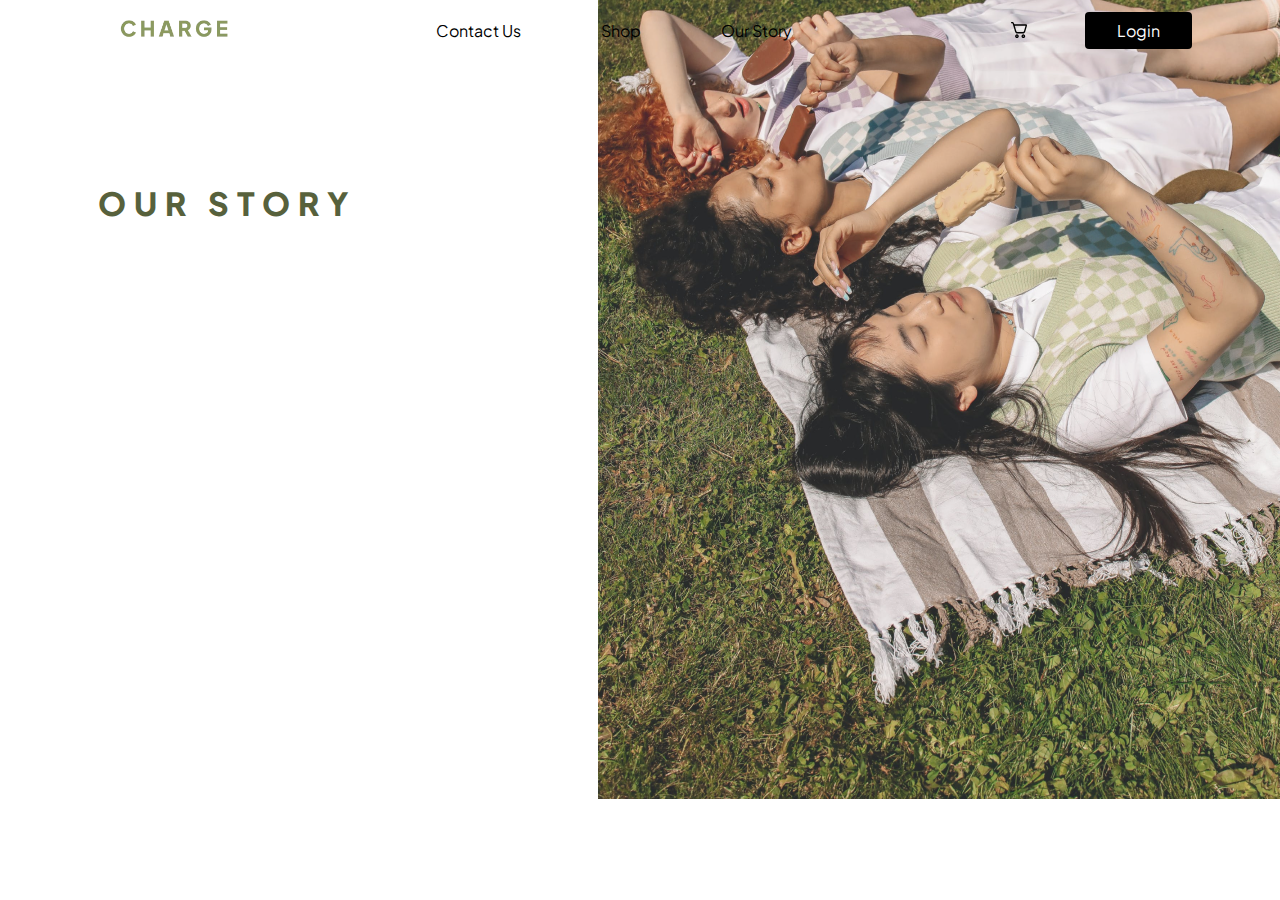
<file: about.html>
<!DOCTYPE html>
<html lang="en">

<head>
    <meta charset="UTF-8">
    <meta name="viewport" content="width=device-width, initial-scale=1.0">
    <link rel="stylesheet" href="assets/styles/about.css">
    <link rel="stylesheet" href="assets/styles/global.css">
    <script src="scripts/script.js" defer></script>
    <title>Charge</title>
</head>

<body>
    <main>
        <div class="hero">
            <h1 class="header darkGreen">
                OUR STORY
            </h1>
            <p class="headerText about fade-in-1">
                Sarah Achebe had a deep passion for making ice cream.
                She inherited her love for the frozen treat from her grandmother,
                Abigail and together they spent countless hours
                experimenting with flavors and perfecting their techniques.
                Word quickly spread about Sarah's extraordinary ice cream,
                and soon enough, her family and friends couldn't get enough of it.
            </p>
            <p class="headerText about fade-in-2">
                Encouraged by their compliments, Sarah decided to turn her passion
                into a business venture. With the help of her two  siblings, 
                and some cousins, they transformed their family recipes into a
                small ice cream company. Each family member brought their unique skills
                and talents to the table, combining their efforts to create the most
                delightful ice cream the neighborhood had ever tasted.
            </p>
            <p class="headerText about fade-in-3">
                As the business grew, they opened a charming storefront in a
                picturesque corner of town. The community instantly fell in love with
                their homemade treats, lining up outside the shop every day. The family
                prided themselves on using only the freshest ingredients and continued
                to perfect their secret family recipes, ensuring that each scoop of
                ice cream brought sheer joy to their customers.
            </p>
            <button type="button" class="cta bg-primary fade-in-4">
                Read more
            </button>
        </div>
        <div class="illustration">
            <img class="aboutImage" src="assets/about_image.png" alt="Hero image" height="90%">
        </div>
    </main>
    <footer>

    </footer>
</body>

</html>
</file>
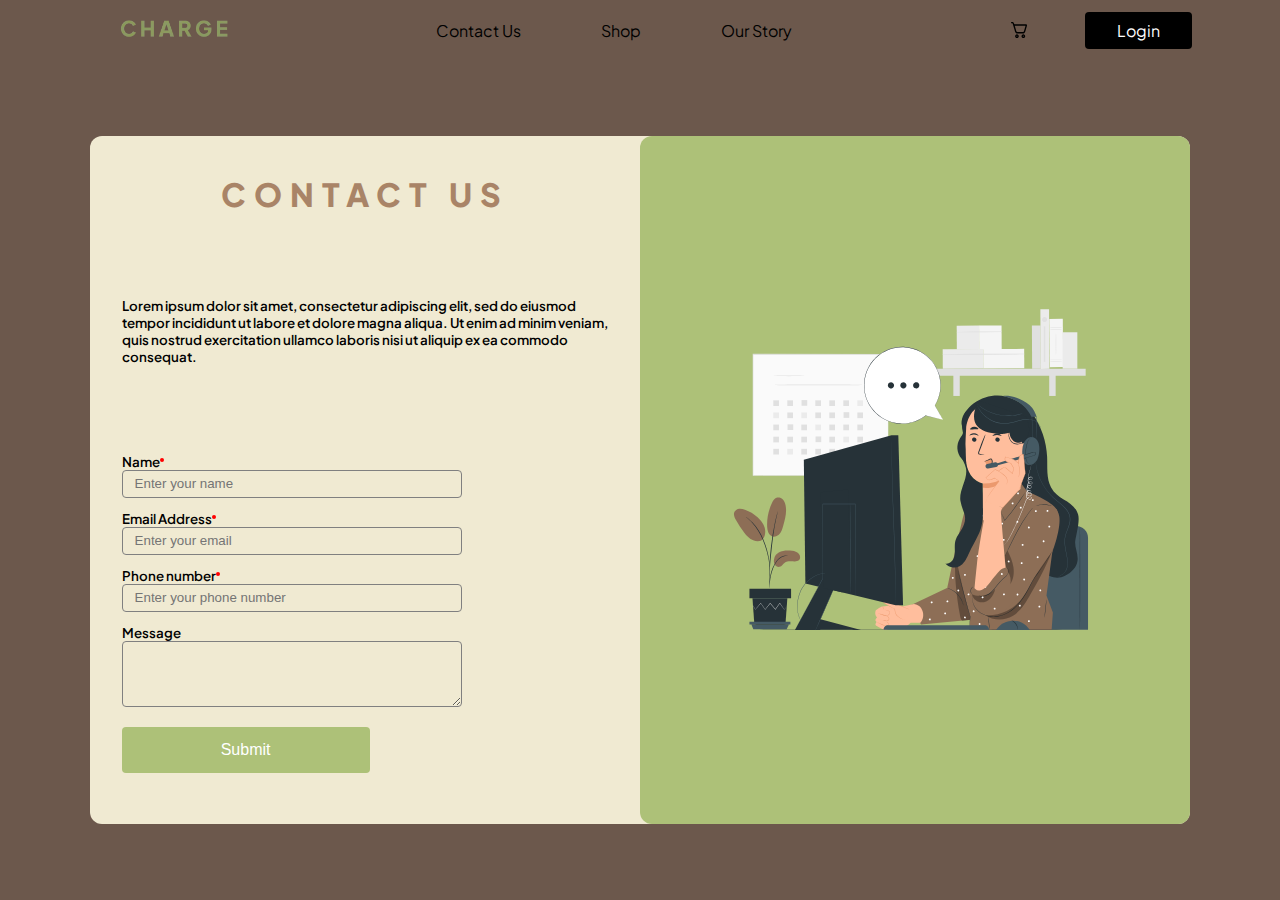
<file: contact.html>
<!DOCTYPE html>
<html lang="en">

<head>
    <meta charset="UTF-8">
    <meta name="viewport" content="width=device-width, initial-scale=1.0">
    <link rel="stylesheet" href="assets/styles/contact.css">
    <link rel="stylesheet" href="assets/styles/global.css">
    <script src="scripts/script.js" defer></script>
    <title>Charge</title>
</head>

<body>
    <main class="brownBackground">
        <div class="contact creamBackground">
            <div class="half">
                <h1 class="header textMiddle lightBrown">
                    CONTACT US
                </h1>
                <p class="emailText">
                    Lorem ipsum dolor sit amet, consectetur adipiscing elit, sed do eiusmod tempor incididunt ut labore et dolore magna aliqua. Ut enim ad minim veniam, quis nostrud exercitation ullamco laboris nisi ut aliquip ex ea commodo consequat.
                </p>
                <form class="emailForm">
                    <label for="name" class="emailText">Name</label>
                    <input type="text" name="name" id="name" placeholder="Enter your name" class="input creamBackground" required>
                    <label for="email" class="emailText">Email Address</label>
                    <input type="text" name="email" id="email" placeholder="Enter your email" class="input creamBackground" required>
                    <label for="number" class="emailText">Phone number</label>
                    <input type="text" name="number" id="number" placeholder="Enter your phone number" class="input creamBackground" required>
                    <label for="message" class="emailText">Message</label>
                    <textarea name="message" id="message" class="textarea creamBackground"></textarea>
                    <button type="button" class="cta bg-primary">
                        Submit
                    </button>
                </form>
            </div>
            <div class="half greenBackground contactImage">
                <img src="assets/contact_us.svg" alt="Call centre lady" width="80%%">
            </div>
        </div>
    </main>
</body>

</html>
</file>
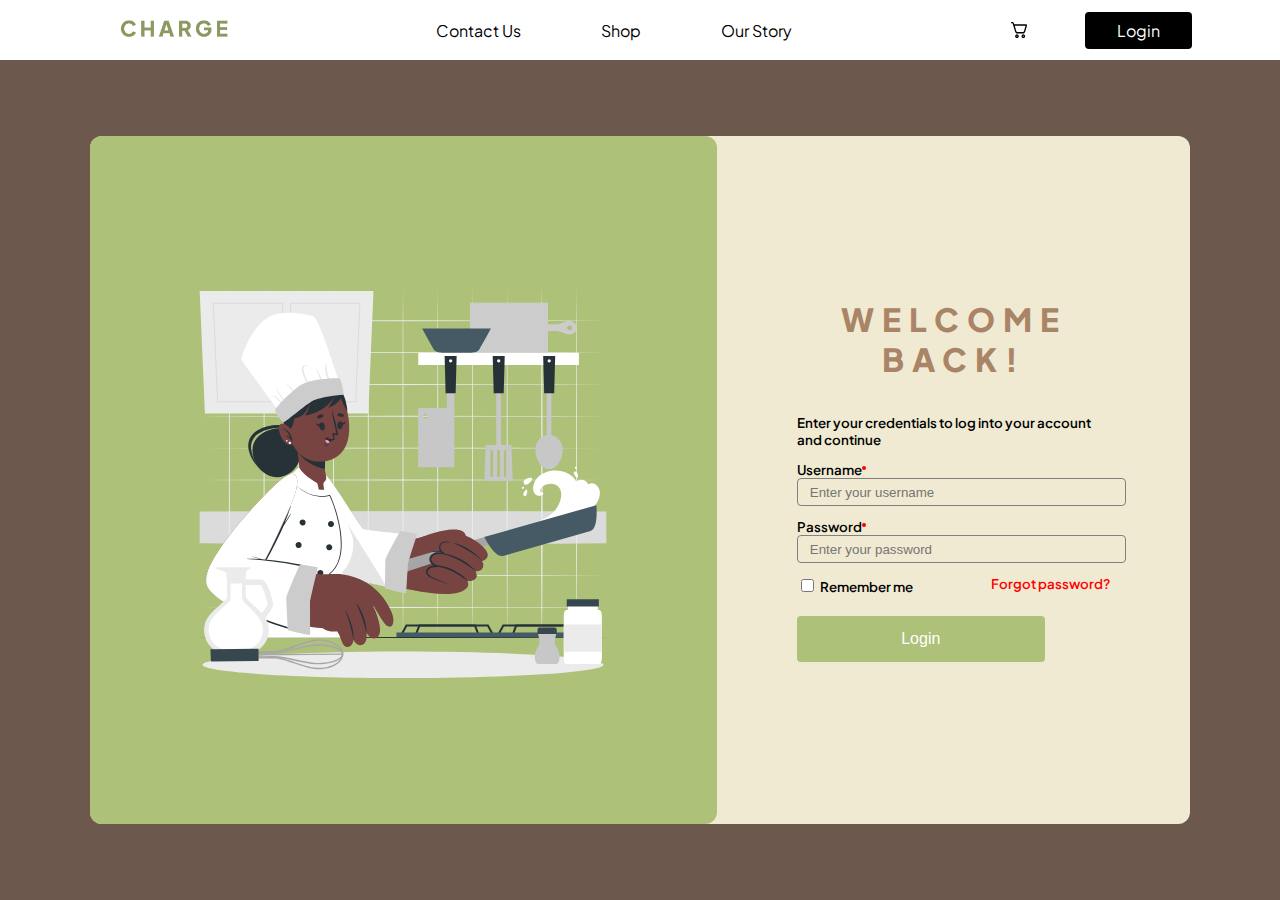
<file: login.html>
<!DOCTYPE html>
<html lang="en">

<head>
    <meta charset="UTF-8">
    <meta name="viewport" content="width=device-width, initial-scale=1.0">
    <link rel="stylesheet" href="assets/styles/login.css">
    <link rel="stylesheet" href="assets/styles/global.css">
    <script src="scripts/script.js" defer></script>
    <title>Charge</title>
</head>

<body>
    <main class="brownBackground">
        <div class="loginDiv creamBackground">
            <div class="half">
                <h1 class="loginHeader textMiddle lightBrown">
                    WELCOME BACK!
                </h1>
                <p class="loginText">
                    Enter your credentials to log into your account and continue
                </p>
                <form class="loginForm">
                    <label for="username" class="loginText">Username</label>
                    <input type="text" name="username" id="username" placeholder="Enter your username" class="input creamBackground" required>
                    <label for="password" class="loginText" required>Password</label>
                    <input type="password" name="password" id="password" placeholder="Enter your password" class="input creamBackground" required>
                    <div class="options">
                        <input type="checkbox" name="remember">
                        <label for="forgot" class="loginText">Remember me</label>
                        <a href="#" class="forgot loginText">Forgot password?</a>
                    </div>
                    <button type="button" class="cta bg-primary">
                        Login
                    </button>
                </form>
            </div>
            <div class="greenBackground loginImage">
                <img src="assets/chef.svg" alt="Chef" width="80%%">
            </div>
        </div>
    </main>
</body>

</html>
</file>
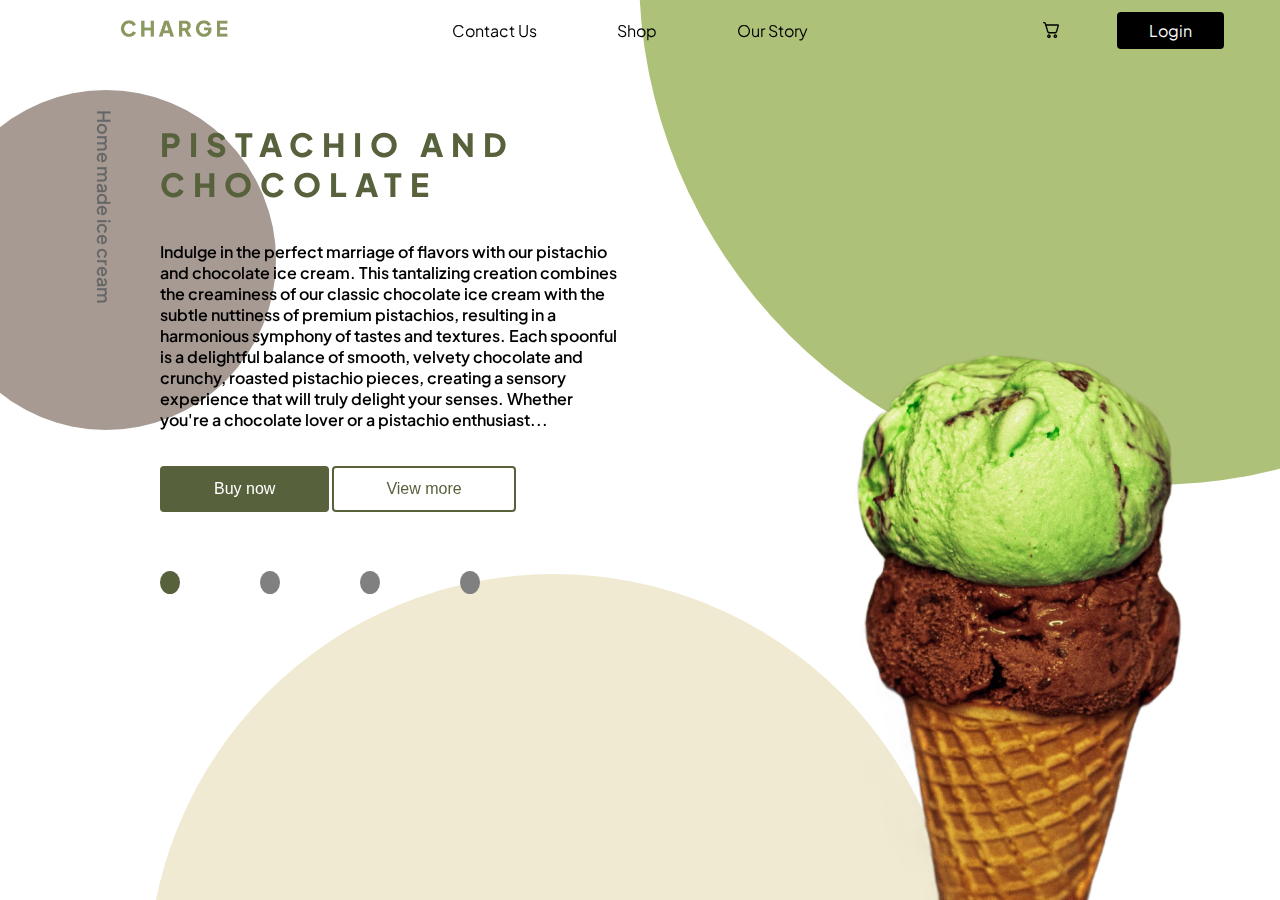
<file: shop.html>
<!DOCTYPE html>
<html lang="en">

<head>
    <meta charset="UTF-8">
    <meta name="viewport" content="width=device-width, initial-scale=1.0">
    <link rel="stylesheet" href="assets/styles/shop.css">
    <link rel="stylesheet" href="assets/styles/global.css">
    <script src="scripts/script.js" defer></script>
    <script src="scripts/shop.js" defer></script>
    <title>Charge</title>
</head>

<body>
    <main>
        <div class="shopNav">
            <a href="#icecream-1" class="icecream-1 clicked">
            </a>
            <a href="#icecream-2" class="icecream-2 notClicked">
            </a>
            <a href="#icecream-3" class="icecream-3 notClicked">
            </a>
            <a href="#icecream-4" class="icecream-4 notClicked">
            </a>
        </div>
        <!-- Add animations for the page transitions -->
        <div class="shopContainer">
            <div id="icecream-1" class="icecream">
                <h1 class="icecreamHeader darkGreen">
                    PISTACHIO AND CHOCOLATE
                </h1>
                <p class="icecreamText">
                    Indulge in the perfect marriage of flavors with our pistachio and chocolate ice cream.
                    This tantalizing creation combines the creaminess of our classic chocolate ice cream
                    with the subtle nuttiness of premium pistachios, resulting in a harmonious symphony of
                    tastes and textures. Each spoonful is a delightful balance of smooth, velvety
                    chocolate and crunchy, roasted pistachio pieces, creating a sensory experience that
                    will truly delight your senses. Whether you're a chocolate lover or a pistachio enthusiast...
                </p>
                <div class="buttons">
                    <button type="button" class="cta bg-darkGreen">
                        Buy now
                    </button>
                    <button type="button" class="cta-secondary">
                        View more
                    </button>
                </div>
                <img src="assets/icecream-1.png" alt="PISTACHIO" class="icecream-1-image" width="30%">
            </div>
            <div id="icecream-2" class="icecream">
                <h1 class="icecreamHeader darkGreen">
                    PINK STARBURST AND VANILLA
                </h1>
                <p class="icecreamText">
                    Indulge in the best of both worlds with our irresistible Pink Starburst and Vanilla Flavored Ice Cream.
                    Introducing Pink Starburst Ice Cream, a frozen treat that unleashes a burst of fruity delight. With the
                    iconic flavor of everyone's favorite pink Starburst candy, each heavenly scoop will transport you to a
                    world of fruity bliss. But if you prefer something classic and timeless, our Vanilla Flavored Ice Cream
                    is the perfect choice. Experience the elegance of pure delight with its decadently creamy and smooth
                    texture...
                </p>
                <div class="buttons">
                    <button type="button" class="cta bg-darkGreen">
                        Buy now
                    </button>
                    <button type="button" class="cta-secondary">
                        View more
                    </button>
                </div>
                <img src="assets/icecream-2.png" alt="STARBURST" class="icecream-2-image" width="44%">
            </div>
            <div id="icecream-3" class="icecream">
                <h1 class="icecreamHeader darkGreen">
                    PINEAPPLE AND RUM
                </h1>
                <p class="icecreamText">
                    Introducing Pineapple Rum Ice Cream: A Tropical Escape in Every Bite!
                    Escape to a tropical paradise with our indulgent Pineapple Rum Ice Cream.
                    We've crafted a frozen delight that perfectly combines the sweetness of juicy pineapples
                    with the boldness of rum, creating a truly tropical taste sensation. Each creamy scoop
                    takes you on a flavorful journey, where pineapple bursts with tangy freshness and the subtle
                    hint of rum adds a touch of sophistication. Whether you're...
                </p>
                <div class="buttons">
                    <button type="button" class="cta bg-darkGreen">
                        Buy now
                    </button>
                    <button type="button" class="cta-secondary">
                        View more
                    </button>
                </div>
                <img src="assets/icecream-3.png" alt="PISTACHIO" class="icecream-3-image" width="40%">
            </div>
            <div id="icecream-4" class="icecream">
                <h1 class="icecreamHeader darkGreen">
                    CHOCOLATE BROWNIE
                </h1>
                <p class="icecreamText">
                    Indulge in Decadence with Our Chocolate Brownie Ice Cream: A Sweet Tooth's Dream Come True!
                    Satisfy your cravings for intense chocolatey goodness with our heavenly Chocolate Brownie Ice Cream.
                    Every creamy scoop is loaded with chunks of moist fudgy brownies, creating a flavorsome and
                    indulgent treat that's simply irresistible. Each bite takes you on a journey of pure satisfaction as
                    the velvety chocolate ice cream melts in your mouth, while the chunks of brownie add a delightful
                    crunch. Whether you're celebrating a special occasion or....
                </p>
                <div class="buttons">
                    <button type="button" class="cta bg-darkGreen">
                        Buy now
                    </button>
                    <button type="button" class="cta-secondary">
                        View more
                    </button>
                </div>
                <img src="assets/icecream-4.png" alt="CHOCOLATE" class="icecream-4-image" width="40%">
            </div>
        </div>
    </main>
    <div class="bigDot"></div>
    <div class="mediumDot"></div>
    <div class="smallDot">Home made ice cream</div>
</body>

</html>
</file>
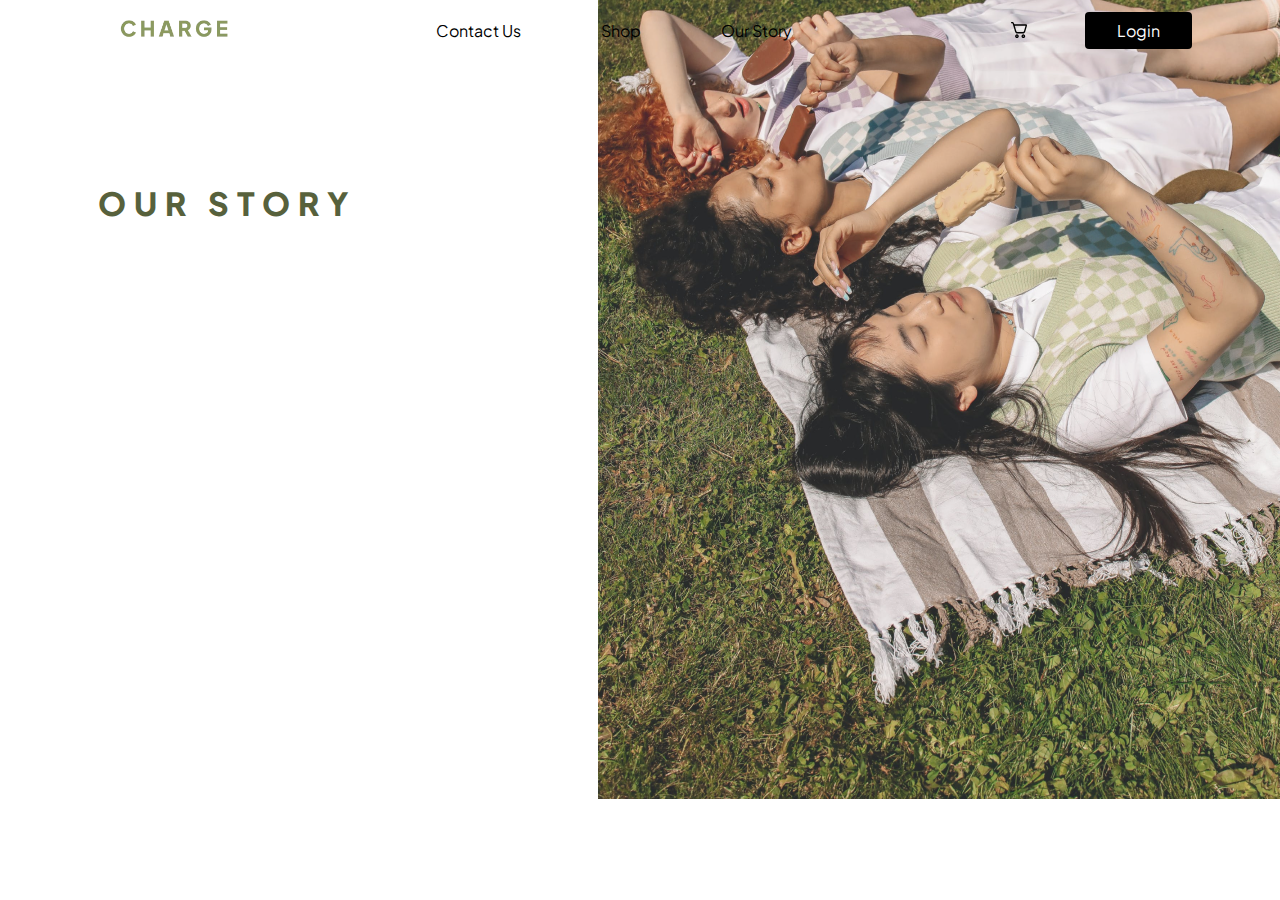
<file: src/about.html>
<!DOCTYPE html>
<html lang="en">

<head>
    <meta charset="UTF-8">
    <meta name="viewport" content="width=device-width, initial-scale=1.0">
    <link rel="stylesheet" href="../assets/styles/about.css">
    <link rel="stylesheet" href="../assets/styles/global.css">
    <script src="../scripts/script.js" defer></script>
    <title>Charge</title>
</head>

<body>
    <main>
        <div class="hero">
            <h1 class="header darkGreen">
                OUR STORY
            </h1>
            <p class="headerText about fade-in-1">
                Sarah Achebe had a deep passion for making ice cream.
                She inherited her love for the frozen treat from her grandmother,
                Abigail and together they spent countless hours
                experimenting with flavors and perfecting their techniques.
                Word quickly spread about Sarah's extraordinary ice cream,
                and soon enough, her family and friends couldn't get enough of it.
            </p>
            <p class="headerText about fade-in-2">
                Encouraged by their compliments, Sarah decided to turn her passion
                into a business venture. With the help of her two  siblings, 
                and some cousins, they transformed their family recipes into a
                small ice cream company. Each family member brought their unique skills
                and talents to the table, combining their efforts to create the most
                delightful ice cream the neighborhood had ever tasted.
            </p>
            <p class="headerText about fade-in-3">
                As the business grew, they opened a charming storefront in a
                picturesque corner of town. The community instantly fell in love with
                their homemade treats, lining up outside the shop every day. The family
                prided themselves on using only the freshest ingredients and continued
                to perfect their secret family recipes, ensuring that each scoop of
                ice cream brought sheer joy to their customers.
            </p>
            <button type="button" class="cta bg-primary fade-in-4">
                Read more
            </button>
        </div>
        <div class="illustration">
            <img class="aboutImage" src="../assets/about_image.png" alt="Hero image" height="90%">
        </div>
    </main>
    <footer>

    </footer>
</body>

</html>
</file>
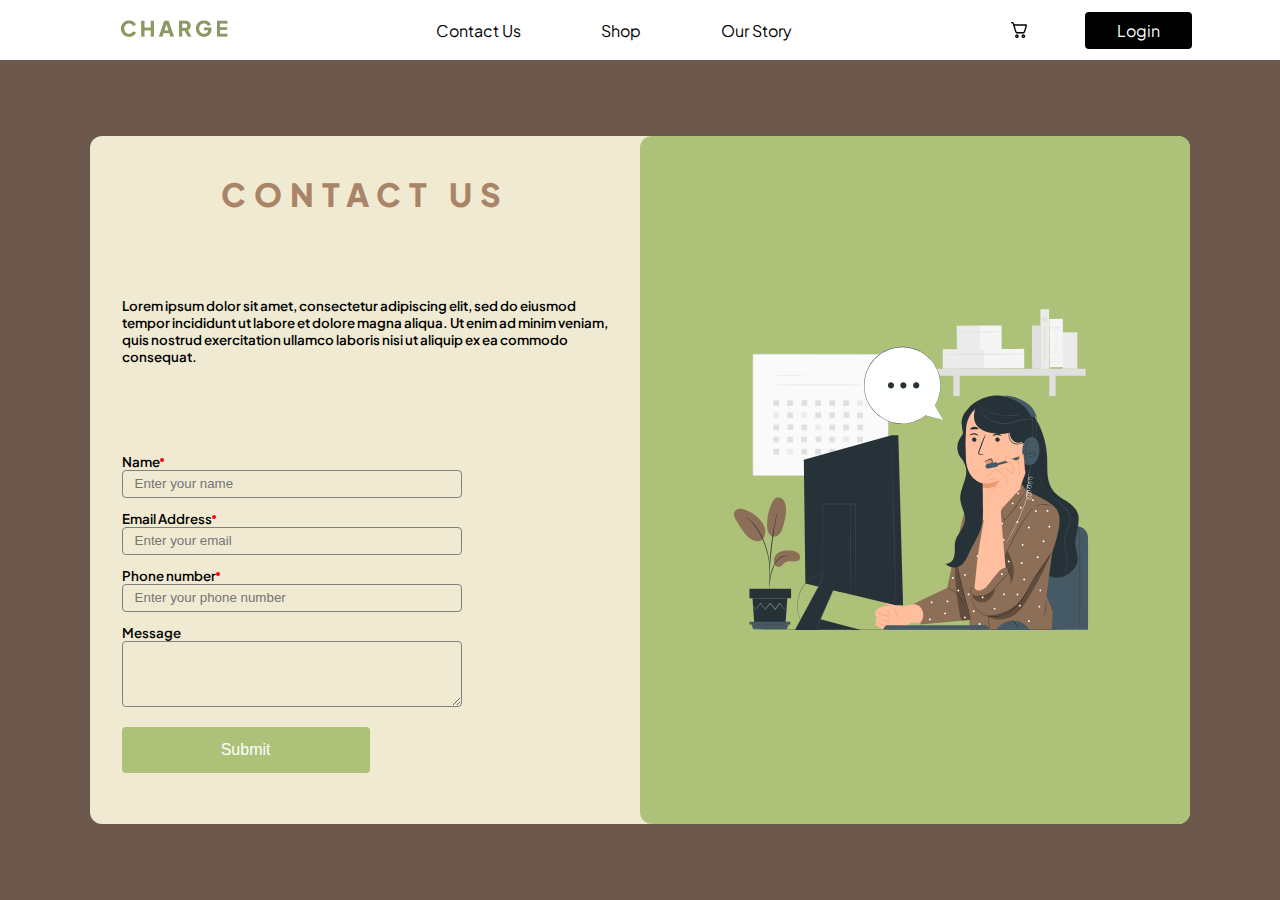
<file: src/contact.html>
<!DOCTYPE html>
<html lang="en">

<head>
    <meta charset="UTF-8">
    <meta name="viewport" content="width=device-width, initial-scale=1.0">
    <link rel="stylesheet" href="../assets/styles/contact.css">
    <link rel="stylesheet" href="../assets/styles/global.css">
    <script src="../scripts/script.js" defer></script>
    <title>Charge</title>
</head>

<body>
    <main class="brownBackground">
        <div class="contact creamBackground">
            <div class="half">
                <h1 class="header textMiddle lightBrown">
                    CONTACT US
                </h1>
                <p class="emailText">
                    Lorem ipsum dolor sit amet, consectetur adipiscing elit, sed do eiusmod tempor incididunt ut labore et dolore magna aliqua. Ut enim ad minim veniam, quis nostrud exercitation ullamco laboris nisi ut aliquip ex ea commodo consequat.
                </p>
                <form class="emailForm">
                    <label for="name" class="emailText">Name</label>
                    <input type="text" name="name" id="name" placeholder="Enter your name" class="input creamBackground" required>
                    <label for="email" class="emailText">Email Address</label>
                    <input type="text" name="email" id="email" placeholder="Enter your email" class="input creamBackground" required>
                    <label for="number" class="emailText">Phone number</label>
                    <input type="text" name="number" id="number" placeholder="Enter your phone number" class="input creamBackground" required>
                    <label for="message" class="emailText">Message</label>
                    <textarea name="message" id="message" class="textarea creamBackground"></textarea>
                    <button type="button" class="cta bg-primary">
                        Submit
                    </button>
                </form>
            </div>
            <div class="half greenBackground contactImage">
                <img src="../assets/contact_us.svg" alt="Call centre lady" width="80%%">
            </div>
        </div>
    </main>
</body>

</html>
</file>
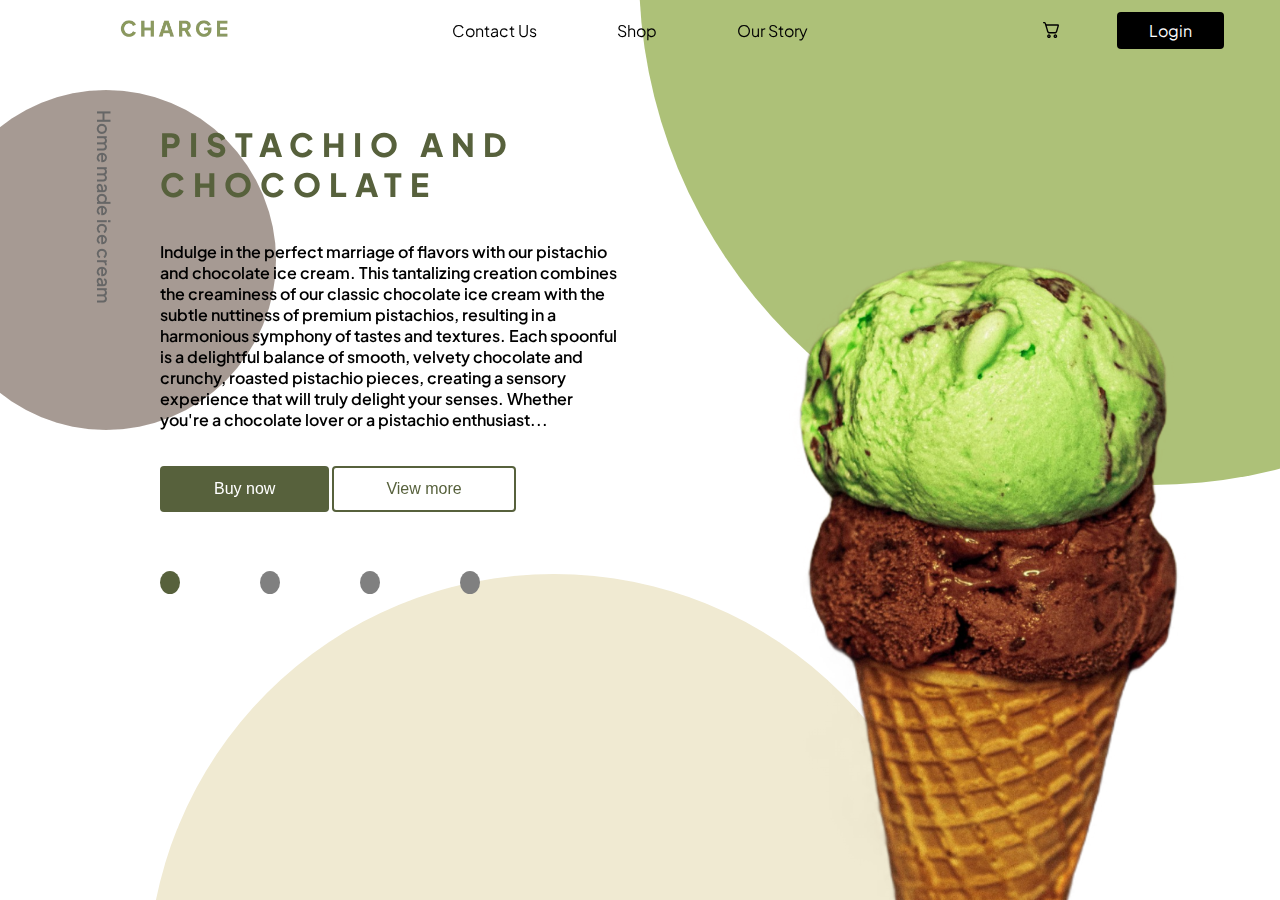
<file: src/shop.html>
<!DOCTYPE html>
<html lang="en">

<head>
    <meta charset="UTF-8">
    <meta name="viewport" content="width=device-width, initial-scale=1.0">
    <link rel="stylesheet" href="../assets/styles/shop.css">
    <link rel="stylesheet" href="../assets/styles/global.css">
    <script src="../scripts/script.js" defer></script>
    <script src="../scripts/shop.js" defer></script>
    <title>Charge</title>
</head>

<body>
    <main>
        <div class="shopNav">
            <a href="#icecream-1" class="icecream-1 clicked">
            </a>
            <a href="#icecream-2" class="icecream-2 notClicked">
            </a>
            <a href="#icecream-3" class="icecream-3 notClicked">
            </a>
            <a href="#icecream-4" class="icecream-4 notClicked">
            </a>
        </div>
        <!-- Add animations for the page transitions -->
        <div class="shopContainer">
            <div id="icecream-1" class="icecream">
                <h1 class="icecreamHeader darkGreen">
                    PISTACHIO AND CHOCOLATE
                </h1>
                <p class="icecreamText">
                    Indulge in the perfect marriage of flavors with our pistachio and chocolate ice cream.
                    This tantalizing creation combines the creaminess of our classic chocolate ice cream
                    with the subtle nuttiness of premium pistachios, resulting in a harmonious symphony of
                    tastes and textures. Each spoonful is a delightful balance of smooth, velvety
                    chocolate and crunchy, roasted pistachio pieces, creating a sensory experience that
                    will truly delight your senses. Whether you're a chocolate lover or a pistachio enthusiast...
                </p>
                <div class="buttons">
                    <button type="button" class="cta bg-darkGreen">
                        Buy now
                    </button>
                    <button type="button" class="cta-secondary">
                        View more
                    </button>
                </div>
                <img src="../assets/icecream-1.png" alt="PISTACHIO" class="icecream-1-image" width="35%">
            </div>
            <div id="icecream-2" class="icecream">
                <h1 class="icecreamHeader darkGreen">
                    PINK STARBURST AND VANILLA
                </h1>
                <p class="icecreamText">
                    Indulge in the best of both worlds with our irresistible Pink Starburst and Vanilla Flavored Ice Cream.
                    Introducing Pink Starburst Ice Cream, a frozen treat that unleashes a burst of fruity delight. With the
                    iconic flavor of everyone's favorite pink Starburst candy, each heavenly scoop will transport you to a
                    world of fruity bliss. But if you prefer something classic and timeless, our Vanilla Flavored Ice Cream
                    is the perfect choice. Experience the elegance of pure delight with its decadently creamy and smooth
                    texture...
                </p>
                <div class="buttons">
                    <button type="button" class="cta bg-darkGreen">
                        Buy now
                    </button>
                    <button type="button" class="cta-secondary">
                        View more
                    </button>
                </div>
                <img src="../assets/icecream-2.png" alt="STARBURST" class="icecream-2-image" width="44%">
            </div>
            <div id="icecream-3" class="icecream">
                <h1 class="icecreamHeader darkGreen">
                    PINEAPPLE AND RUM
                </h1>
                <p class="icecreamText">
                    Introducing Pineapple Rum Ice Cream: A Tropical Escape in Every Bite!
                    Escape to a tropical paradise with our indulgent Pineapple Rum Ice Cream.
                    We've crafted a frozen delight that perfectly combines the sweetness of juicy pineapples
                    with the boldness of rum, creating a truly tropical taste sensation. Each creamy scoop
                    takes you on a flavorful journey, where pineapple bursts with tangy freshness and the subtle
                    hint of rum adds a touch of sophistication. Whether you're...
                </p>
                <div class="buttons">
                    <button type="button" class="cta bg-darkGreen">
                        Buy now
                    </button>
                    <button type="button" class="cta-secondary">
                        View more
                    </button>
                </div>
                <img src="../assets/icecream-3.png" alt="PISTACHIO" class="icecream-3-image" width="40%">
            </div>
            <div id="icecream-4" class="icecream">
                <h1 class="icecreamHeader darkGreen">
                    CHOCOLATE BROWNIE
                </h1>
                <p class="icecreamText">
                    Indulge in Decadence with Our Chocolate Brownie Ice Cream: A Sweet Tooth's Dream Come True!
                    Satisfy your cravings for intense chocolatey goodness with our heavenly Chocolate Brownie Ice Cream.
                    Every creamy scoop is loaded with chunks of moist fudgy brownies, creating a flavorsome and
                    indulgent treat that's simply irresistible. Each bite takes you on a journey of pure satisfaction as
                    the velvety chocolate ice cream melts in your mouth, while the chunks of brownie add a delightful
                    crunch. Whether you're celebrating a special occasion or....
                </p>
                <div class="buttons">
                    <button type="button" class="cta bg-darkGreen">
                        Buy now
                    </button>
                    <button type="button" class="cta-secondary">
                        View more
                    </button>
                </div>
                <img src="../assets/icecream-4.png" alt="CHOCOLATE" class="icecream-4-image" width="40%">
            </div>
        </div>
    </main>
    <div class="bigDot"></div>
    <div class="mediumDot"></div>
    <div class="smallDot">Home made ice cream</div>
</body>

</html>
</file>
<file: assets/styles/about.css>
.about {
    word-spacing: 4px;
    margin: 8px 0;
}

.illustration {
    flex: 1;
    position: absolute;
    right: -3%;
    max-width: 60%;
    top: -25%;
}
</file>
<file: assets/styles/global.css>
@import url('https://fonts.googleapis.com/css2?family=Plus+Jakarta+Sans:ital,wght@0,200..800;1,200..800&display=swap');

:root {
    --foreground-rgb: 0, 0, 0;
    --foreground: #000;
    --foreground-hover: rgb(60, 60, 60);
    --background-start-rgb: 214, 219, 220;
    --background-end-rgb: 255, 255, 255;
    --background-start: #F0EAD2;
    --background-end: #FFF;
    --primary: #ADC178;
    --secondary: #6C584C;
    --tertiary: #57613C;
    --brown: #A98467;
    --padding-left: 80px;
    --padding-left-buffered: 98px;
    --max-width: 520px;
    --max-width-stat: 400px;
    --box-radius: 12px;
    --input-radius: 4px;
}

html,
body {
    height: 100%;
    margin: 0;
    overflow: hidden;
}

body {
    display: flex;
    flex-direction: column;
    font-family: 'Plus Jakarta Sans';
    color: rgb(var(--foreground));
    background: linear-gradient(to bottom,
            transparent,
            rgb(var(--background-end))) rgb(var(--background-start));
    z-index: 10;
}

nav {
    z-index: 20;
    display: flex;
    flex: 0 1 auto;
    justify-content: space-between;
    align-items: center;
    padding: 4px var(--padding-left);
    text-align: center;
}

.navLink {
    text-decoration: none;
    color: var(--foreground);
    font-size: medium;
    font-weight: 400;
    padding: 8px 32px;
    border-radius: 4px;
    margin: 0 8px;
    cursor: pointer;
}

.darkShadow:hover { 
    box-shadow: 0 8px 12px 0 rgb(60, 60, 60);
}

.lightShadow:hover {
    box-shadow: 0 8px 12px 0 rgb(230, 230, 230);
}

.loginContainer {
    display: flex;
    align-items: center;
}

.login {
    background-color: var(--foreground);
    color: var(--background-end);
}

.icon {
    display: flex;
    align-items: center;
    justify-self: center;
}

main {
    display: flex;
    flex-direction: row;
    flex: 1 1 auto;
    overflow: hidden;
}

.relative {
    position: relative;
}

.hero {
    display: flex;
    flex-direction: column;
    flex: 1;
    justify-content: center;
    height: 100%;
    padding-left: var(--padding-left-buffered);
}

.header {
    font-size: xx-large;
    font-weight: 800;
    line-height: 12px;
    letter-spacing: 8px;
}

.brown {
    color: var(--secondary);
}

.darkGreen {
    color: var(--tertiary)
}

.bg-darkGreen {
    background-color: var(--tertiary)
}

.bg-primary {
    background-color: var(--primary);
}

.headerText {
    max-width: var(--max-width);
    font-weight: 600;
}

.textMiddle {
    text-align: center;
}

.cta {
    font-size: medium;
    font-weight: 400;
    color: var(--background-end);
    border: none;
    border-radius: 4px;
    padding: 14px 54px;
    text-align: center;
    max-width: 248px;
    margin: 20px 0;
    cursor: pointer;
}

.cta:hover {
    background-color: var(--tertiary);
    box-shadow: 0 8px 12px 0 rgb(60, 60, 60);
}

.cta-secondary {
    font-size: medium;
    background-color: transparent;
    color: var(--tertiary);
    border: 2px solid var(--tertiary);
    border-radius: 4px;
    padding: 12px 52px;
    text-align: center;
    max-width: 248px;
    margin: 20px 0;
    cursor: pointer;
}

.cta-secondary:hover {
    background-color: var(--tertiary);
    color: var(--background-end);
    box-shadow: 0 8px 12px 0 rgb(60, 60, 60);
}

/* Animations */
.fade-in-1 {
    opacity: 0;
    animation: fadeIn ease-in-out 0.5s forwards;
}

.fade-in-2 {
    opacity: 0;
    animation: fadeIn ease-in-out 0.5s forwards;
    animation-delay: 0.4s;
}

.fade-in-3 {
    opacity: 0;
    animation: fadeIn ease-in-out 0.5s forwards;
    animation-delay: 0.8s;
}

.fade-in-4 {
    opacity: 0;
    animation: fadeIn ease-in-out 0.5s forwards;
    animation-delay: 1.2s;
}

@keyframes fadeIn {
    from {
        opacity: 0;
    }

    to {
        opacity: 1;
    }
}

.bounce {
    animation: scale 5s infinite alternate ease-in-out;
  }

  @keyframes scale {
    from,
    to {
      transform: scale(1);
    }
    50% {
      transform: scale(1.2);
    }
  }
</file>
<file: assets/styles/contact.css>
main {
    justify-content: center;
    align-items: center;
}

.brownBackground {
    background-color: var(--secondary);
}

.creamBackground {
    background-color: var(--background-start);
}

.greenBackground {
    background: linear-gradient(0deg, #ADC178, #ADC178), linear-gradient(0deg, rgba(0, 0, 0, 0.2), rgba(0, 0, 0, 0.2));
}

.contact {
    display: flex;
    flex-direction: row;
    height: 82%;
    width: 86%;
    border-radius: var(--box-radius);
    z-index: 40;
}

.half {
    display: flex;
    flex-direction: column;
    justify-content: space-around;
    width: 50%;
    z-index: 50;
    border-radius: var(--box-radius);
    padding: 0 32px;
}

.lightBrown {
    color: var(--brown);
}

.emailForm {
    display: flex;
    flex-direction: column;
    max-width: 70%;
    position: relative;
}

.emailText {
    max-width: var(--max-width);
    font-weight: 600;
    font-size: smaller;
    margin-top: 12px;
}

.input {
    height: 24px;
    border-style: solid;
    border-width: 1px;
    border-radius: var(--input-radius);
    padding-left: 12px;
    border-color: gray;
}

.textarea {
    border-radius: var(--input-radius);
    border-color: gray;
    height: 60px;
}

label {
    position: relative;
}

label:not(:nth-child(7))::after {
    content: '';
    width: 4px;
    height: 4px;
    top: -5px;
    border-radius: 50%;
    position: relative;
    background: red;
    display: inline-block;
}

.contactImage {
    display: flex;
    flex-direction: row;
    align-items: center;
    justify-content: center;
}
</file>
<file: assets/styles/login.css>
main {
    justify-content: center;
    align-items: center;
}

.brownBackground {
    background-color: var(--secondary);
}

.creamBackground {
    background-color: var(--background-start);
}

.greenBackground {
    background: linear-gradient(0deg, #ADC178, #ADC178), linear-gradient(0deg, rgba(0, 0, 0, 0.2), rgba(0, 0, 0, 0.2));
}

.loginDiv {
    display: flex;
    flex-direction: row-reverse;
    height: 82%;
    width: 86%;
    border-radius: var(--box-radius);
    z-index: 40;
}

.half {
    display: flex;
    flex-direction: column;
    justify-content: center;
    width: 50%;
    z-index: 50;
    border-radius: var(--box-radius);
    padding: 0 80px;
}

.lightBrown {
    color: var(--brown);
}

.loginForm {
    display: flex;
    flex-direction: column;
    max-width: 100%;
    position: relative;
}

.loginHeader {
    font-size: xx-large;
    font-weight: 800;
    letter-spacing: 8px;
}

.loginText {
    max-width: var(--max-width);
    font-weight: 600;
    font-size: smaller;
}

.input {
    height: 24px;
    width: 100%;
    border-style: solid;
    border-width: 1px;
    border-radius: var(--input-radius);
    padding-left: 12px;
    border-color: gray;
    margin-bottom: 12px;
}

.textarea {
    border-radius: var(--input-radius);
    border-color: gray;
    height: 60px;
}

.options {
    position: relative;
}

.forgot {
    position: absolute;
    right: 0;
    text-decoration: none;
    color: red;
}

label {
    position: relative;
}

label:not(:nth-child(2))::after {
    content: '';
    width: 4px;
    height: 4px;
    top: -5px;
    border-radius: 50%;
    position: relative;
    background: red;
    display: inline-block;
}

.loginImage {
    display: flex;
    align-items: center;
    justify-content: center;
    width: 100%;
    border-radius: var(--box-radius);
}
</file>
<file: assets/styles/shop.css>
:root {
    --shop-max-width: 400px;
    --shop-padding-left: 160px;
    --ice-pink: #FA3F73;
    --ice-yellow: #F9CD21;
    --ice-brown: #A6623C;
}

body {
    overflow: hidden;
}

nav {
    position: fixed;
    width: 90%;
}

main {
    width: 400vw;
    background-color: var(--background-end);
}

.shopNav {
    margin-top: 40px;
    bottom: 15%;
    left: 12%;
    z-index: 100;
}

.shopNav a {
    content: '';
    height: 1px;
    width: 1px;
    border-radius: 100%;
    text-decoration: none;
}

.shopNav a:not(:first-child) {
    margin-left: 80px;
}

.clicked {
    padding: 1px 10px;
}

.icecream-1.clicked {
    background-color: var(--tertiary);
}

.icecream-2.clicked {
    background-color: var(--ice-pink);
}

.icecream-3.clicked {
    background-color: var(--ice-yellow);
}

.icecream-4.clicked {
    background-color: var(--ice-brown);
}

.notClicked {
    background-color: gray;
    padding: 1px 10px;
}

.shopContainer {
    display: flex;
    flex-direction: row;
    width: 100%;
    overflow: hidden;
}

.icecream {
    z-index: 19;
    display: flex;
    flex-direction: column;
    padding-top: 2%;
    padding-left: var(--shop-padding-left);
    height: 100%;
    width: 100%;
    position: relative;
}

.icecreamHeader {
    font-size: xx-large;
    font-weight: 800;
    line-height: 40px;
    letter-spacing: 8px;
    max-width: var(--shop-max-width);
}

.icecreamText {
    max-width: 460px;
    font-weight: 600;
}

.icecream-1-image {
    position: absolute;
    right: 6%;
    bottom: 80px;
    z-index: 0;
    max-height: 800px;
}

.icecream-2-image {
    position: absolute;
    right: 8%;
    bottom: 80px;
    z-index: 0;
}

.icecream-3-image {
    position: absolute;
    right: 8%;
    bottom: 80px;
    z-index: 0;
}

.icecream-4-image {
    position: absolute;
    right: 8%;
    bottom: 80px;
    z-index: 0;
}

.bigDot {
    z-index: 10;
    position: fixed;
    padding: 40%;
    height: 1px;
    width: 1px;
    right: -30%;
    top: -60%;
    background-color: var(--primary);
    border-radius: 100%;
}

.mediumDot {
    z-index: 15;
    font-weight: 600;
    font-size: large;
    position: fixed;
    padding: 20%;
    height: 300px;
    width: 300px;
    right: 25%;
    bottom: -54%;
    background-color: var(--background-start);
    border-radius: 100%;
    text-align: start;
    transform: rotate(90deg);
}

.smallDot {
    z-index: 10;
    font-weight: 600;
    font-size: large;
    position: fixed;
    padding: 160px 20px;
    height: 20px;
    width: 300px;
    left: -5%;
    top: 10%;
    background-color: var(--secondary);
    border-radius: 100%;
    opacity: 0.6;
    text-align: start;
    transform: rotate(90deg);
}
</file>
